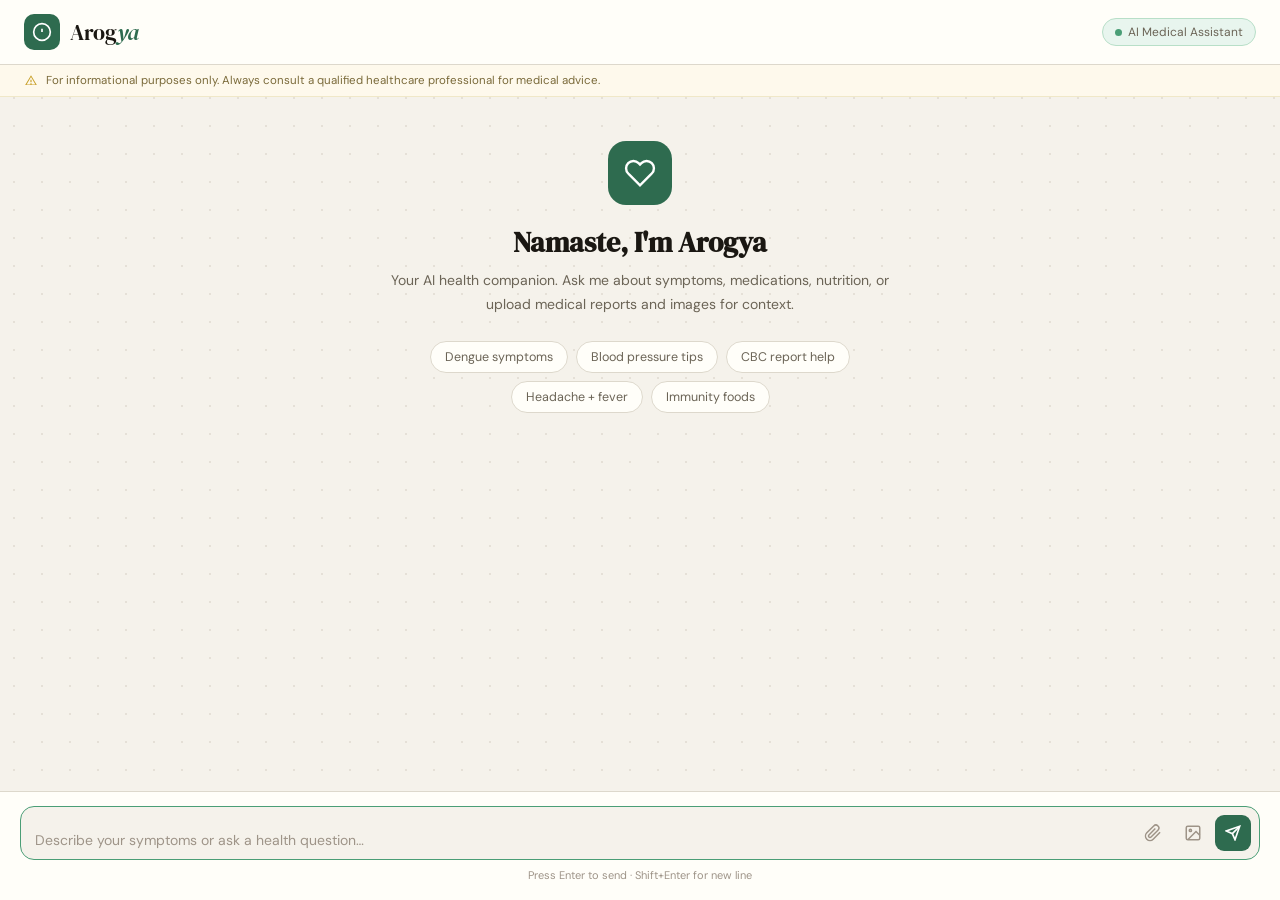
<file: frontend/arogya (1).html>
<!DOCTYPE html>
<html lang="en">
<head>
<meta charset="UTF-8">
<meta name="viewport" content="width=device-width, initial-scale=1.0">
<title>Arogya — Medical AI</title>
<link href="https://fonts.googleapis.com/css2?family=DM+Serif+Display:ital@0;1&family=DM+Sans:wght@300;400;500&display=swap" rel="stylesheet">
<style>
  :root {
    --bg: #f5f2eb;
    --surface: #fffef9;
    --surface2: #f0ede4;
    --border: #ddd8cc;
    --text: #1a1712;
    --text2: #6b6456;
    --text3: #9e9488;
    --accent: #2e6b4f;
    --accent2: #4a9e76;
    --accent-light: #e8f5ee;
    --user-bubble: #2e6b4f;
    --user-text: #fff;
    --bot-bubble: #fffef9;
    --danger: #c0392b;
    --warn: #e67e22;
  }

  * { margin: 0; padding: 0; box-sizing: border-box; }

  body {
    font-family: 'DM Sans', sans-serif;
    background: var(--bg);
    color: var(--text);
    height: 100vh;
    display: flex;
    flex-direction: column;
    overflow: hidden;
  }

  /* subtle dot grid background */
  body::before {
    content: '';
    position: fixed;
    inset: 0;
    background-image: radial-gradient(circle, #c8c0b0 1px, transparent 1px);
    background-size: 28px 28px;
    opacity: 0.35;
    pointer-events: none;
    z-index: 0;
  }

  /* ── HEADER ── */
  header {
    position: relative;
    z-index: 10;
    display: flex;
    align-items: center;
    justify-content: space-between;
    padding: 14px 24px;
    background: var(--surface);
    border-bottom: 1px solid var(--border);
    flex-shrink: 0;
  }

  .logo {
    display: flex;
    align-items: center;
    gap: 10px;
  }

  .logo-icon {
    width: 36px; height: 36px;
    background: var(--accent);
    border-radius: 10px;
    display: flex; align-items: center; justify-content: center;
    flex-shrink: 0;
  }

  .logo-icon svg { width: 20px; height: 20px; fill: none; stroke: #fff; stroke-width: 2; }

  .logo-text {
    font-family: 'DM Serif Display', serif;
    font-size: 22px;
    color: var(--text);
    letter-spacing: -0.3px;
  }

  .logo-text span {
    font-family: 'DM Serif Display', serif;
    font-style: italic;
    color: var(--accent);
  }

  .header-badge {
    display: flex; align-items: center; gap: 6px;
    font-size: 12px; color: var(--text2);
    background: var(--accent-light);
    border: 1px solid #b8dfc8;
    padding: 5px 12px;
    border-radius: 20px;
  }

  .pulse {
    width: 7px; height: 7px;
    background: var(--accent2);
    border-radius: 50%;
    animation: pulse 2s ease-in-out infinite;
  }

  @keyframes pulse {
    0%, 100% { opacity: 1; transform: scale(1); }
    50% { opacity: 0.5; transform: scale(0.85); }
  }

  /* ── DISCLAIMER ── */
  .disclaimer {
    position: relative; z-index: 5;
    background: #fef9ec;
    border-bottom: 1px solid #f0e8c8;
    padding: 8px 24px;
    font-size: 11.5px;
    color: #7a6a3a;
    display: flex; align-items: center; gap: 8px;
    flex-shrink: 0;
  }

  .disclaimer svg { width: 14px; height: 14px; flex-shrink: 0; fill: #c8a02a; }

  /* ── CHAT AREA ── */
  .chat-wrap {
    flex: 1;
    overflow-y: auto;
    padding: 24px;
    position: relative; z-index: 5;
    scroll-behavior: smooth;
  }

  .chat-wrap::-webkit-scrollbar { width: 5px; }
  .chat-wrap::-webkit-scrollbar-track { background: transparent; }
  .chat-wrap::-webkit-scrollbar-thumb { background: var(--border); border-radius: 3px; }

  /* welcome screen */
  .welcome {
    max-width: 500px;
    margin: 20px auto 40px;
    text-align: center;
    animation: fadeUp 0.6s ease both;
  }

  .welcome-icon {
    width: 64px; height: 64px;
    background: var(--accent);
    border-radius: 18px;
    display: flex; align-items: center; justify-content: center;
    margin: 0 auto 18px;
  }

  .welcome-icon svg { width: 32px; height: 32px; stroke: #fff; fill: none; stroke-width: 1.8; }

  .welcome h1 {
    font-family: 'DM Serif Display', serif;
    font-size: 28px;
    color: var(--text);
    margin-bottom: 8px;
  }

  .welcome p {
    font-size: 14px; color: var(--text2); line-height: 1.7;
    margin-bottom: 24px;
  }

  .quick-chips {
    display: flex; flex-wrap: wrap; gap: 8px; justify-content: center;
  }

  .chip {
    background: var(--surface);
    border: 1px solid var(--border);
    border-radius: 20px;
    padding: 7px 14px;
    font-size: 12.5px; color: var(--text2);
    cursor: pointer;
    transition: all 0.2s;
  }

  .chip:hover {
    background: var(--accent-light);
    border-color: var(--accent2);
    color: var(--accent);
  }

  /* messages */
  .messages { display: flex; flex-direction: column; gap: 18px; max-width: 780px; margin: 0 auto; }

  .msg { display: flex; gap: 10px; animation: fadeUp 0.35s ease both; }
  .msg.user { flex-direction: row-reverse; }

  @keyframes fadeUp {
    from { opacity: 0; transform: translateY(12px); }
    to { opacity: 1; transform: translateY(0); }
  }

  .avatar {
    width: 32px; height: 32px; border-radius: 50%;
    flex-shrink: 0;
    display: flex; align-items: center; justify-content: center;
    font-size: 13px; font-weight: 500;
    margin-top: 2px;
  }

  .avatar.bot { background: var(--accent); color: #fff; }
  .avatar.user-av { background: var(--text); color: #fff; }

  .bubble {
    max-width: 72%;
    padding: 12px 16px;
    border-radius: 16px;
    font-size: 14px; line-height: 1.65;
  }

  .bot .bubble {
    background: var(--bot-bubble);
    border: 1px solid var(--border);
    border-bottom-left-radius: 4px;
    color: var(--text);
  }

  .user .bubble {
    background: var(--user-bubble);
    color: var(--user-text);
    border-bottom-right-radius: 4px;
  }

  .bubble img {
    max-width: 240px; max-height: 200px;
    border-radius: 10px;
    display: block;
    margin-top: 8px;
    object-fit: cover;
  }

  .bubble .img-caption {
    font-size: 11.5px;
    color: var(--text3);
    margin-top: 5px;
  }

  .user .bubble .img-caption { color: rgba(255,255,255,0.65); }

  .timestamp {
    font-size: 10.5px; color: var(--text3);
    margin-top: 4px;
    padding: 0 4px;
    align-self: flex-end;
  }

  /* typing indicator */
  .typing-indicator {
    display: flex; gap: 4px; align-items: center;
    padding: 14px 16px;
  }

  .typing-indicator span {
    width: 6px; height: 6px;
    background: var(--text3);
    border-radius: 50%;
    animation: bounce 1.2s ease-in-out infinite;
  }

  .typing-indicator span:nth-child(2) { animation-delay: 0.15s; }
  .typing-indicator span:nth-child(3) { animation-delay: 0.3s; }

  @keyframes bounce {
    0%, 60%, 100% { transform: translateY(0); }
    30% { transform: translateY(-6px); }
  }

  /* ── INPUT AREA ── */
  .input-area {
    position: relative; z-index: 10;
    background: var(--surface);
    border-top: 1px solid var(--border);
    padding: 14px 20px 18px;
    flex-shrink: 0;
  }

  /* image preview strip */
  .preview-strip {
    display: none;
    gap: 8px;
    margin-bottom: 10px;
    flex-wrap: wrap;
  }

  .preview-strip.visible { display: flex; }

  .preview-item {
    position: relative;
    width: 60px; height: 60px;
  }

  .preview-item img {
    width: 100%; height: 100%;
    object-fit: cover;
    border-radius: 8px;
    border: 1px solid var(--border);
  }

  .preview-item .remove-img {
    position: absolute; top: -5px; right: -5px;
    width: 18px; height: 18px;
    background: var(--danger);
    color: #fff;
    border: none; border-radius: 50%;
    font-size: 11px; cursor: pointer;
    display: flex; align-items: center; justify-content: center;
    font-weight: 700;
    line-height: 1;
  }

  /* file chip */
  .file-chip {
    display: none;
    align-items: center; gap: 6px;
    background: var(--accent-light);
    border: 1px solid #b8dfc8;
    border-radius: 8px;
    padding: 6px 10px;
    font-size: 12px; color: var(--accent);
    margin-bottom: 10px;
    max-width: 300px;
  }

  .file-chip.visible { display: flex; }

  .file-chip svg { width: 14px; height: 14px; flex-shrink: 0; }

  .file-chip .remove-file {
    margin-left: auto;
    background: none; border: none;
    cursor: pointer; color: var(--accent);
    font-size: 14px; line-height: 1;
    padding: 0 2px;
  }

  /* input row */
  .input-row {
    display: flex;
    align-items: flex-end;
    gap: 8px;
    background: var(--bg);
    border: 1.5px solid var(--border);
    border-radius: 14px;
    padding: 8px 8px 8px 14px;
    transition: border-color 0.2s;
  }

  .input-row:focus-within { border-color: var(--accent2); }

  textarea {
    flex: 1;
    background: none; border: none; outline: none;
    font-family: 'DM Sans', sans-serif;
    font-size: 14px; color: var(--text);
    resize: none;
    line-height: 1.6;
    max-height: 140px;
    min-height: 22px;
    overflow-y: auto;
  }

  textarea::placeholder { color: var(--text3); }

  .input-actions {
    display: flex; align-items: center; gap: 4px; flex-shrink: 0;
  }

  .icon-btn {
    width: 36px; height: 36px;
    border: none; background: none;
    border-radius: 9px;
    cursor: pointer;
    display: flex; align-items: center; justify-content: center;
    color: var(--text3);
    transition: all 0.18s;
  }

  .icon-btn:hover {
    background: var(--surface2);
    color: var(--accent);
  }

  .icon-btn svg { width: 18px; height: 18px; }

  .send-btn {
    width: 36px; height: 36px;
    background: var(--accent);
    border: none; border-radius: 9px;
    cursor: pointer;
    display: flex; align-items: center; justify-content: center;
    transition: all 0.18s;
    flex-shrink: 0;
  }

  .send-btn:hover { background: var(--accent2); transform: scale(1.05); }
  .send-btn:disabled { background: var(--border); cursor: not-allowed; transform: none; }
  .send-btn svg { width: 16px; height: 16px; stroke: #fff; fill: none; stroke-width: 2.5; }

  .input-hint {
    font-size: 11px; color: var(--text3);
    text-align: center;
    margin-top: 8px;
  }

  input[type="file"] { display: none; }

  /* upload modal */
  .upload-modal-overlay {
    display: none;
    position: fixed; inset: 0;
    background: rgba(20, 17, 12, 0.5);
    z-index: 100;
    align-items: center; justify-content: center;
  }

  .upload-modal-overlay.open { display: flex; }

  .upload-modal {
    background: var(--surface);
    border-radius: 18px;
    border: 1px solid var(--border);
    padding: 28px;
    width: 380px;
    max-width: 90vw;
    animation: fadeUp 0.25s ease;
  }

  .upload-modal h3 {
    font-family: 'DM Serif Display', serif;
    font-size: 18px; margin-bottom: 6px;
  }

  .upload-modal p { font-size: 13px; color: var(--text2); margin-bottom: 20px; }

  .upload-zone {
    border: 2px dashed var(--border);
    border-radius: 12px;
    padding: 32px 20px;
    text-align: center;
    cursor: pointer;
    transition: all 0.2s;
    margin-bottom: 16px;
  }

  .upload-zone:hover, .upload-zone.drag-over {
    border-color: var(--accent2);
    background: var(--accent-light);
  }

  .upload-zone svg { width: 36px; height: 36px; stroke: var(--text3); fill: none; stroke-width: 1.5; margin-bottom: 10px; }
  .upload-zone p { font-size: 13px; color: var(--text2); margin: 0; }
  .upload-zone span { color: var(--accent); font-weight: 500; }

  .modal-actions { display: flex; gap: 8px; justify-content: flex-end; }

  .btn-cancel {
    background: none; border: 1px solid var(--border);
    border-radius: 8px; padding: 8px 18px;
    font-size: 13px; cursor: pointer; color: var(--text2);
    font-family: 'DM Sans', sans-serif;
    transition: background 0.15s;
  }

  .btn-cancel:hover { background: var(--surface2); }

  .btn-attach {
    background: var(--accent); color: #fff;
    border: none; border-radius: 8px; padding: 8px 18px;
    font-size: 13px; cursor: pointer;
    font-family: 'DM Sans', sans-serif;
    transition: background 0.15s;
    opacity: 0.4; pointer-events: none;
  }

  .btn-attach.ready { opacity: 1; pointer-events: auto; }
  .btn-attach.ready:hover { background: var(--accent2); }

  .modal-preview {
    display: none;
    width: 100%; height: 140px;
    object-fit: contain;
    border-radius: 10px;
    border: 1px solid var(--border);
    margin-bottom: 16px;
    background: var(--bg);
  }

  .modal-preview.visible { display: block; }

  /* response formatting */
  .bubble b { font-weight: 500; }
  .bubble ul { padding-left: 18px; margin-top: 6px; }
  .bubble li { margin-bottom: 3px; }
  .bubble .tag {
    display: inline-block;
    background: var(--accent-light);
    color: var(--accent);
    font-size: 11px; padding: 2px 8px; border-radius: 10px;
    margin: 4px 2px 0;
  }

  /* scrollbar thin for textarea */
  textarea::-webkit-scrollbar { width: 3px; }
  textarea::-webkit-scrollbar-thumb { background: var(--border); border-radius: 2px; }
</style>
</head>
<body>

<!-- Header -->
<header>
  <div class="logo">
    <div class="logo-icon">
      <svg viewBox="0 0 24 24"><path d="M12 2a10 10 0 1 0 0 20A10 10 0 0 0 12 2z"/><path d="M12 8v4M12 16h.01"/></svg>
    </div>
    <div class="logo-text">Arog<span>ya</span></div>
  </div>
  <div class="header-badge">
    <div class="pulse"></div>
    AI Medical Assistant
  </div>
</header>

<!-- Disclaimer -->
<div class="disclaimer">
  <svg viewBox="0 0 24 24" xmlns="http://www.w3.org/2000/svg"><path d="M12 2L2 19h20L12 2zm0 3l7.5 13h-15L12 5zm-1 5v4h2v-4h-2zm0 6v2h2v-2h-2z"/></svg>
  For informational purposes only. Always consult a qualified healthcare professional for medical advice.
</div>

<!-- Chat -->
<div class="chat-wrap" id="chatWrap">
  <div class="welcome" id="welcome">
    <div class="welcome-icon">
      <svg viewBox="0 0 24 24"><path d="M20.84 4.61a5.5 5.5 0 0 0-7.78 0L12 5.67l-1.06-1.06a5.5 5.5 0 0 0-7.78 7.78l1.06 1.06L12 21.23l7.78-7.78 1.06-1.06a5.5 5.5 0 0 0 0-7.78z"/></svg>
    </div>
    <h1>Namaste, I'm Arogya</h1>
    <p>Your AI health companion. Ask me about symptoms, medications, nutrition, or upload medical reports and images for context.</p>
    <div class="quick-chips">
      <div class="chip" onclick="sendChip('What are common symptoms of dengue fever?')">Dengue symptoms</div>
      <div class="chip" onclick="sendChip('How to manage high blood pressure naturally?')">Blood pressure tips</div>
      <div class="chip" onclick="sendChip('What does a CBC blood report indicate?')">CBC report help</div>
      <div class="chip" onclick="sendChip('I have a headache and mild fever, what could it be?')">Headache + fever</div>
      <div class="chip" onclick="sendChip('What foods help boost immunity?')">Immunity foods</div>
    </div>
  </div>
  <div class="messages" id="messages"></div>
</div>

<!-- Image Upload Modal -->
<div class="upload-modal-overlay" id="uploadModal">
  <div class="upload-modal">
    <h3>Attach Medical Image</h3>
    <p>Upload X-rays, skin conditions, reports, or any medical image for AI analysis.</p>
    <img class="modal-preview" id="modalPreview" alt="preview"/>
    <div class="upload-zone" id="uploadZone" onclick="document.getElementById('modalFileInput').click()">
      <svg viewBox="0 0 24 24"><rect x="3" y="3" width="18" height="18" rx="2"/><circle cx="8.5" cy="8.5" r="1.5"/><polyline points="21 15 16 10 5 21"/></svg>
      <p>Drop image here or <span>browse files</span></p>
      <p style="font-size:11px;margin-top:4px;color:#b0a898">JPG, PNG, WEBP · Max 10MB</p>
    </div>
    <input type="file" id="modalFileInput" accept="image/*"/>
    <div class="modal-actions">
      <button class="btn-cancel" onclick="closeModal()">Cancel</button>
      <button class="btn-attach" id="attachBtn" onclick="attachImage()">Attach Image</button>
    </div>
  </div>
</div>

<!-- Input Area -->
<div class="input-area">
  <div class="preview-strip" id="previewStrip"></div>
  <div class="file-chip" id="fileChip">
    <svg viewBox="0 0 24 24" fill="none" stroke="currentColor" stroke-width="2"><path d="M14 2H6a2 2 0 0 0-2 2v16a2 2 0 0 0 2 2h12a2 2 0 0 0 2-2V8z"/><polyline points="14 2 14 8 20 8"/></svg>
    <span id="fileChipName">document.pdf</span>
    <button class="remove-file" onclick="removeFile()">×</button>
  </div>

  <div class="input-row">
    <textarea id="msgInput" placeholder="Describe your symptoms or ask a health question…" rows="1"
      onkeydown="handleKey(event)" oninput="autoResize(this)"></textarea>
    <div class="input-actions">
      <!-- attach file -->
      <button class="icon-btn" title="Attach document" onclick="document.getElementById('docFileInput').click()">
        <svg viewBox="0 0 24 24" fill="none" stroke="currentColor" stroke-width="2"><path d="M21.44 11.05l-9.19 9.19a6 6 0 0 1-8.49-8.49l9.19-9.19a4 4 0 0 1 5.66 5.66l-9.2 9.19a2 2 0 0 1-2.83-2.83l8.49-8.48"/></svg>
      </button>
      <!-- attach image -->
      <button class="icon-btn" title="Attach image" onclick="openModal()">
        <svg viewBox="0 0 24 24" fill="none" stroke="currentColor" stroke-width="2"><rect x="3" y="3" width="18" height="18" rx="2"/><circle cx="8.5" cy="8.5" r="1.5"/><polyline points="21 15 16 10 5 21"/></svg>
      </button>
      <!-- send -->
      <button class="send-btn" id="sendBtn" onclick="sendMessage()">
        <svg viewBox="0 0 24 24"><line x1="22" y1="2" x2="11" y2="13"/><polygon points="22 2 15 22 11 13 2 9 22 2"/></svg>
      </button>
    </div>
  </div>
  <input type="file" id="docFileInput" accept=".pdf,.doc,.docx,.txt"/>
  <div class="input-hint">Press Enter to send · Shift+Enter for new line</div>
</div>

<script>
const SYSTEM_PROMPT = `You are Arogya, a compassionate and knowledgeable Indian medical AI assistant. 
You help users with general health information, symptom understanding, medication queries, nutrition advice, and medical report interpretation.
Guidelines:
- Always be empathetic and calm
- Provide clear, structured answers using bullet points where helpful
- Always remind users to consult a real doctor for diagnosis or treatment
- Use simple language, avoid excessive jargon
- When an image is shared, acknowledge it and provide relevant general information
- Never prescribe medications or make definitive diagnoses
- Mention relevant Indian healthcare context where appropriate (AIIMS, Ayurveda, common Indian conditions like dengue, typhoid, etc.)
Keep responses concise but helpful. Use ✓ bullets for lists.`;

let pendingImage = null;
let attachedImage = null;
let attachedFile = null;
let conversationHistory = [];
let isTyping = false;

// ── Modal ──
function openModal() {
  document.getElementById('uploadModal').classList.add('open');
}

function closeModal() {
  document.getElementById('uploadModal').classList.remove('open');
  document.getElementById('modalPreview').classList.remove('visible');
  document.getElementById('attachBtn').classList.remove('ready');
  pendingImage = null;
  document.getElementById('modalFileInput').value = '';
}

document.getElementById('modalFileInput').addEventListener('change', function(e) {
  const file = e.target.files[0];
  if (!file) return;
  const reader = new FileReader();
  reader.onload = function(ev) {
    pendingImage = { dataUrl: ev.target.result, name: file.name, file };
    const prev = document.getElementById('modalPreview');
    prev.src = ev.target.result;
    prev.classList.add('visible');
    document.getElementById('attachBtn').classList.add('ready');
    document.getElementById('uploadZone').style.display = 'none';
  };
  reader.readAsDataURL(file);
});

// drag over
const zone = document.getElementById('uploadZone');
zone.addEventListener('dragover', e => { e.preventDefault(); zone.classList.add('drag-over'); });
zone.addEventListener('dragleave', () => zone.classList.remove('drag-over'));
zone.addEventListener('drop', e => {
  e.preventDefault(); zone.classList.remove('drag-over');
  const file = e.dataTransfer.files[0];
  if (file && file.type.startsWith('image/')) {
    const dt = new DataTransfer();
    dt.items.add(file);
    document.getElementById('modalFileInput').files = dt.files;
    document.getElementById('modalFileInput').dispatchEvent(new Event('change'));
  }
});

function attachImage() {
  if (!pendingImage) return;
  attachedImage = pendingImage;
  // show preview strip
  const strip = document.getElementById('previewStrip');
  strip.innerHTML = '';
  const item = document.createElement('div');
  item.className = 'preview-item';
  item.innerHTML = `<img src="${attachedImage.dataUrl}" alt="attached"/><button class="remove-img" onclick="removeImage()">×</button>`;
  strip.appendChild(item);
  strip.classList.add('visible');
  closeModal();
}

function removeImage() {
  attachedImage = null;
  const strip = document.getElementById('previewStrip');
  strip.innerHTML = '';
  strip.classList.remove('visible');
}

// doc file
document.getElementById('docFileInput').addEventListener('change', function(e) {
  const file = e.target.files[0];
  if (!file) return;
  attachedFile = file;
  const chip = document.getElementById('fileChip');
  document.getElementById('fileChipName').textContent = file.name.length > 35 ? file.name.slice(0,32)+'…' : file.name;
  chip.classList.add('visible');
});

function removeFile() {
  attachedFile = null;
  document.getElementById('fileChip').classList.remove('visible');
  document.getElementById('docFileInput').value = '';
}

// ── Textarea auto resize ──
function autoResize(el) {
  el.style.height = 'auto';
  el.style.height = Math.min(el.scrollHeight, 140) + 'px';
}

function handleKey(e) {
  if (e.key === 'Enter' && !e.shiftKey) {
    e.preventDefault();
    sendMessage();
  }
}

// ── Time ──
function getTime() {
  return new Date().toLocaleTimeString('en-IN', { hour: '2-digit', minute: '2-digit' });
}

// ── Append message ──
function appendMsg(role, text, imgDataUrl, fileName) {
  const welcome = document.getElementById('welcome');
  if (welcome) welcome.style.display = 'none';

  const msgs = document.getElementById('messages');
  const div = document.createElement('div');
  div.className = `msg ${role}`;

  const isBot = role === 'bot';
  const initials = isBot ? '⚕' : 'U';

  let imgHtml = '';
  if (imgDataUrl) {
    imgHtml = `<img src="${imgDataUrl}" alt="attached image"/><div class="img-caption">Image attached for analysis</div>`;
  }
  if (fileName) {
    imgHtml += `<div class="img-caption" style="margin-top:6px">📄 ${fileName}</div>`;
  }

  const formattedText = isBot ? formatBotText(text) : escapeHtml(text);

  div.innerHTML = `
    <div class="avatar ${isBot ? 'bot' : 'user-av'}">${initials}</div>
    <div style="display:flex;flex-direction:column;${!isBot ? 'align-items:flex-end' : ''}">
      <div class="bubble">${formattedText}${imgHtml}</div>
      <div class="timestamp">${getTime()}</div>
    </div>`;

  msgs.appendChild(div);
  scrollDown();
  return div;
}

function escapeHtml(s) {
  return s.replace(/&/g,'&amp;').replace(/</g,'&lt;').replace(/>/g,'&gt;').replace(/\n/g,'<br>');
}

function formatBotText(text) {
  return text
    .replace(/&/g,'&amp;').replace(/</g,'&lt;').replace(/>/g,'&gt;')
    .replace(/\*\*(.*?)\*\*/g, '<b>$1</b>')
    .replace(/\*(.*?)\*/g, '<i>$1</i>')
    .replace(/^[•✓\-]\s(.+)/gm, '<li>$1</li>')
    .replace(/(<li>.*<\/li>)/gs, '<ul>$1</ul>')
    .replace(/\n/g, '<br>');
}

// ── Typing bubble ──
function showTyping() {
  const msgs = document.getElementById('messages');
  const div = document.createElement('div');
  div.className = 'msg bot';
  div.id = 'typingBubble';
  div.innerHTML = `
    <div class="avatar bot">⚕</div>
    <div class="bubble"><div class="typing-indicator"><span></span><span></span><span></span></div></div>`;
  msgs.appendChild(div);
  scrollDown();
}

function removeTyping() {
  const t = document.getElementById('typingBubble');
  if (t) t.remove();
}

function scrollDown() {
  const w = document.getElementById('chatWrap');
  w.scrollTop = w.scrollHeight;
}

// ── Chip shortcut ──
function sendChip(text) {
  document.getElementById('msgInput').value = text;
  sendMessage();
}

// ── Main send ──
async function sendMessage() {
  if (isTyping) return;
  const input = document.getElementById('msgInput');
  const text = input.value.trim();
  const img = attachedImage;
  const file = attachedFile;

  if (!text && !img && !file) return;

  const displayText = text || (img ? 'Please analyze this medical image.' : `Please review this document: ${file.name}`);

  // render user message
  appendMsg('user', displayText, img ? img.dataUrl : null, file ? file.name : null);

  // clear inputs
  input.value = '';
  input.style.height = 'auto';
  removeImage();
  removeFile();

  // build API message
  const userContent = [];

  if (img) {
    const base64 = img.dataUrl.split(',')[1];
    const mtype = img.file.type || 'image/jpeg';
    userContent.push({ type: 'image', source: { type: 'base64', media_type: mtype, data: base64 } });
  }

  if (text) {
    userContent.push({ type: 'text', text: text });
  } else if (img) {
    userContent.push({ type: 'text', text: 'Please analyze this medical image and provide relevant health information or observations.' });
  } else if (file) {
    userContent.push({ type: 'text', text: `The user has attached a document named "${file.name}". Acknowledge it and ask them what they need help with regarding this document.` });
  }

  conversationHistory.push({ role: 'user', content: userContent.length === 1 && userContent[0].type === 'text' ? userContent[0].text : userContent });

  isTyping = true;
  document.getElementById('sendBtn').disabled = true;
  showTyping();

  try {
    const response = await fetch('https://api.anthropic.com/v1/messages', {
      method: 'POST',
      headers: { 'Content-Type': 'application/json' },
      body: JSON.stringify({
        model: 'claude-sonnet-4-20250514',
        max_tokens: 1000,
        system: SYSTEM_PROMPT,
        messages: conversationHistory
      })
    });

    const data = await response.json();
    removeTyping();

    const reply = data.content?.map(b => b.type === 'text' ? b.text : '').join('') || 'I apologize, I could not process that. Please try again.';

    conversationHistory.push({ role: 'assistant', content: reply });
    appendMsg('bot', reply);

  } catch (err) {
    removeTyping();
    appendMsg('bot', 'Sorry, I encountered a connection error. Please check your internet and try again.\n\n*If this persists, the service may be temporarily unavailable.*');
  }

  isTyping = false;
  document.getElementById('sendBtn').disabled = false;
  input.focus();
}

// close modal on overlay click
document.getElementById('uploadModal').addEventListener('click', function(e) {
  if (e.target === this) closeModal();
});

// initial focus
document.getElementById('msgInput').focus();
</script>
</body>
</html>
</file>
